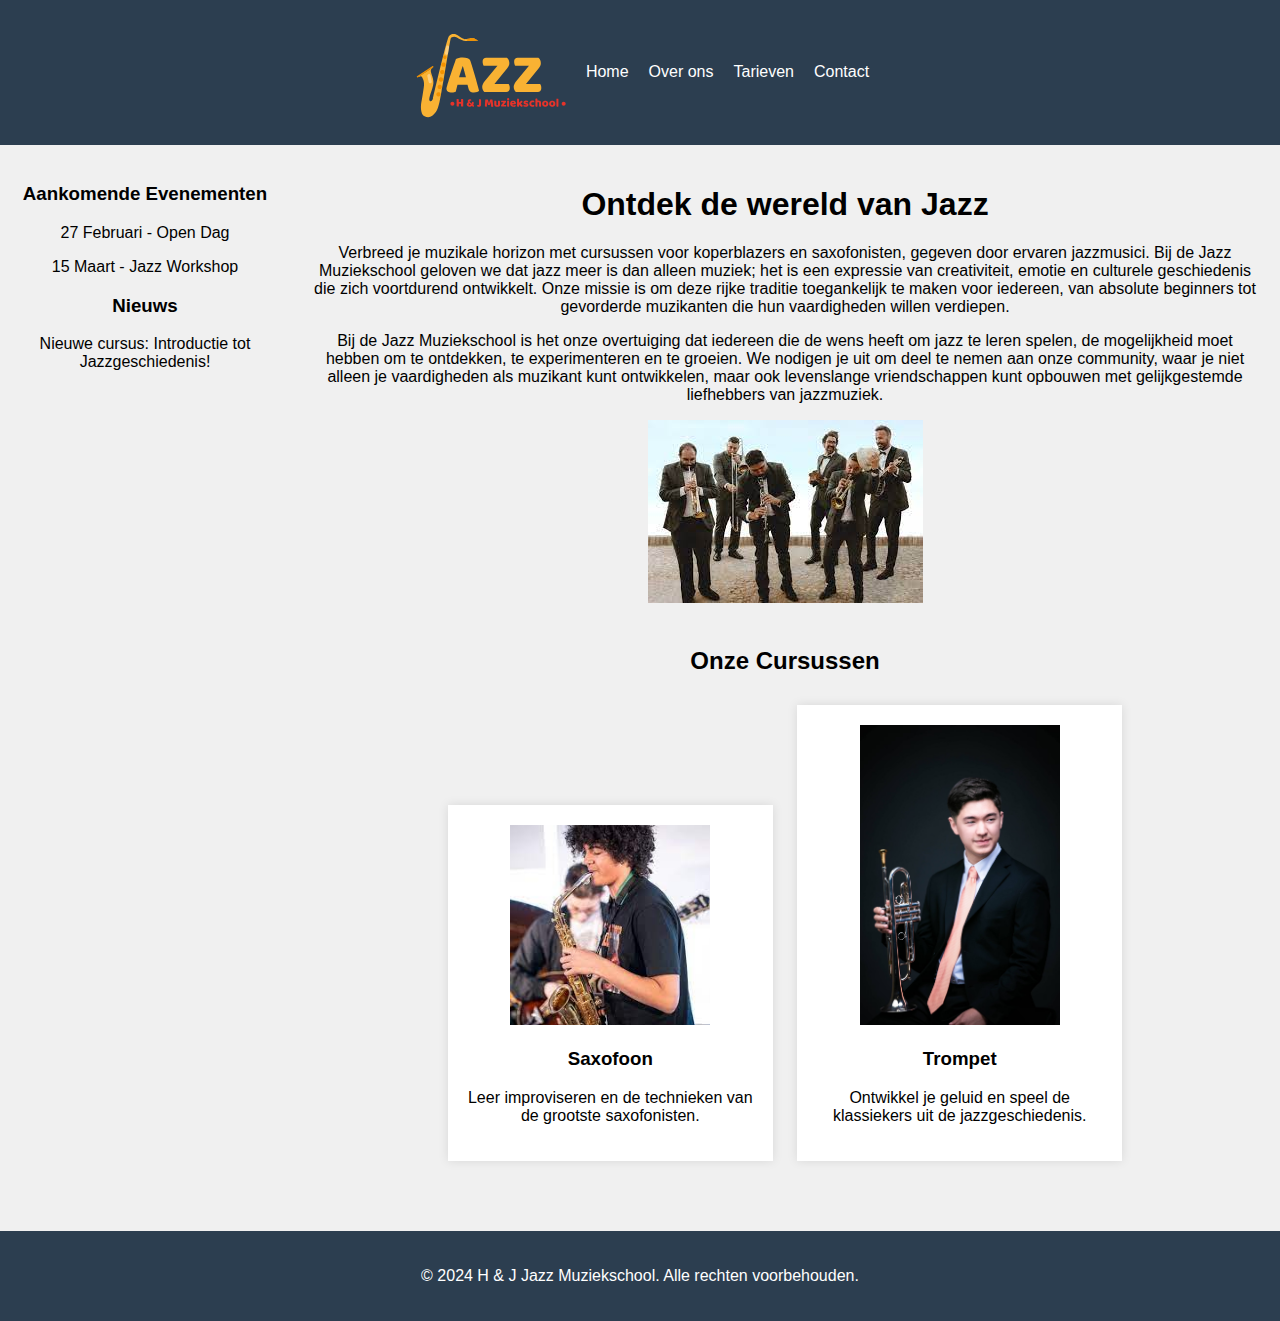
<file: index.html>
<!DOCTYPE html>
<html lang="nl">
<head>
    <meta charset="UTF-8">
    <meta name="viewport" content="width=device-width, initial-scale=1.0">
    <title>Home - Jazz Muziekschool</title>
    <link rel="stylesheet" href="css/styles.css">
</head>
<body>
    <header>
        <div class="header-content">
            <img src="media/Jazz-logo.svg" alt="Jazz Muziekschool Logo" class="logo">
            <nav>
                <ul>
                    <li><a href="index.html">Home</a></li>
                    <li><a href="over_ons.html">Over ons</a></li>
                    <li><a href="tarieven.html">Tarieven</a></li>
                    <li><a href="contact.html">Contact</a></li>
                </ul>
            </nav>
        </div>
    </header>
    
    <div class="container">
        <aside class="sidebar">
            <h3>Aankomende Evenementen</h3>
            <p>27 Februari - Open Dag</p>
            <p>15 Maart - Jazz Workshop</p>
            <h3>Nieuws</h3>
            <p>Nieuwe cursus: Introductie tot Jazzgeschiedenis!</p>
        </aside>
        <main>
            <section class="intro">
                <h1>Ontdek de wereld van Jazz</h1>
                <p>Verbreed je muzikale horizon met cursussen voor koperblazers en saxofonisten, gegeven door ervaren jazzmusici. Bij de Jazz Muziekschool geloven we dat jazz meer is dan alleen muziek; het is een expressie van creativiteit, emotie en culturele geschiedenis die zich voortdurend ontwikkelt. Onze missie is om deze rijke traditie toegankelijk te maken voor iedereen, van absolute beginners tot gevorderde muzikanten die hun vaardigheden willen verdiepen.</p>
                <p>Bij de Jazz Muziekschool is het onze overtuiging dat iedereen die de wens heeft om jazz te leren spelen, de mogelijkheid moet hebben om te ontdekken, te experimenteren en te groeien. We nodigen je uit om deel te nemen aan onze community, waar je niet alleen je vaardigheden als muzikant kunt ontwikkelen, maar ook levenslange vriendschappen kunt opbouwen met gelijkgestemde liefhebbers van jazzmuziek.</p>
                <img src="media/jazz-band.jpg" alt="Jazz band">
            </section>
            <section class="cursussen">
                <h2>Onze Cursussen</h2>
                <div class="cursus">
                    <img src="media/student-sax.jpg" alt="Saxofoon les">
                    <h3>Saxofoon</h3>
                    <p>Leer improviseren en de technieken van de grootste saxofonisten.</p>
                </div>
                <div class="cursus">
                    <img src="media/student-trump.jpg" alt="Trompet les">
                    <h3>Trompet</h3>
                    <p>Ontwikkel je geluid en speel de klassiekers uit de jazzgeschiedenis.</p>
                </div>
            </section>
        </main>
    </div>
    <footer>
        <div class="footer-section">
            <p>&copy; 2024 H & J Jazz Muziekschool. Alle rechten voorbehouden.</p>
        </div>
    </footer>
</body>
</html>
</file>
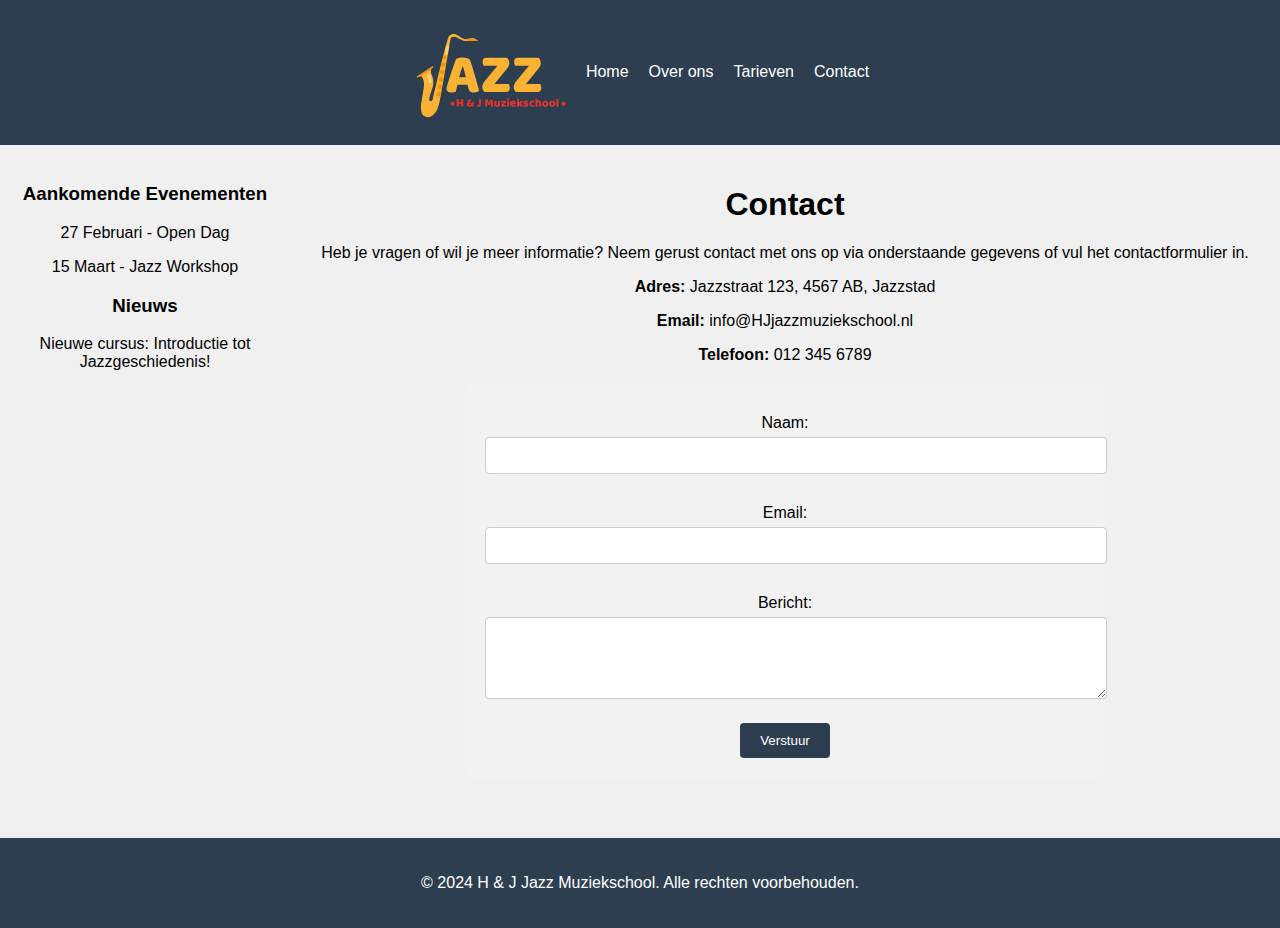
<file: contact.html>
<!DOCTYPE html>
<html lang="nl">
<head>
    <meta charset="UTF-8">
    <meta name="viewport" content="width=device-width, initial-scale=1.0">
    <title>Contact - Jazz Muziekschool</title>
    <link rel="stylesheet" href="css/styles.css">
</head>
<body>
    <header>
        <div class="header-content">
            <img src="media/Jazz-logo.svg" alt="Jazz Muziekschool Logo" class="logo">
            <nav>
                <ul>
                    <li><a href="index.html">Home</a></li>
                    <li><a href="over_ons.html">Over ons</a></li>
                    <li><a href="tarieven.html">Tarieven</a></li>
                    <li><a href="contact.html">Contact</a></li>
                </ul>
            </nav>
        </div>
    </header>
    <div class="container">
        <aside class="sidebar">
            <h3>Aankomende Evenementen</h3>
            <p>27 Februari - Open Dag</p>
            <p>15 Maart - Jazz Workshop</p>
            <h3>Nieuws</h3>
            <p>Nieuwe cursus: Introductie tot Jazzgeschiedenis!</p>
        </aside>
        <main>
            <section class="contact">
                <h1>Contact</h1>
                <p>Heb je vragen of wil je meer informatie? Neem gerust contact met ons op via onderstaande gegevens of vul het contactformulier in.</p>
                <div class="contact-info">
                    <p><strong>Adres:</strong> Jazzstraat 123, 4567 AB, Jazzstad</p>
                    <p><strong>Email:</strong> info@HJjazzmuziekschool.nl</p>
                    <p><strong>Telefoon:</strong> 012 345 6789</p>
                </div>
                <form action="#" method="post">
                    <label for="name">Naam:</label>
                    <input type="text" id="name" name="name" required>
                    <label for="email">Email:</label>
                    <input type="email" id="email" name="email" required>
                    <label for="message">Bericht:</label>
                    <textarea id="message" name="message" rows="4" required></textarea>
                    <button type="submit">Verstuur</button>
                </form>
            </section>
        </main>
    </div>
    <footer>
        <div class="footer-section">
            <p>&copy; 2024 H & J Jazz Muziekschool. Alle rechten voorbehouden.</p>
        </div>
    </footer>
</body>
</html>
</file>
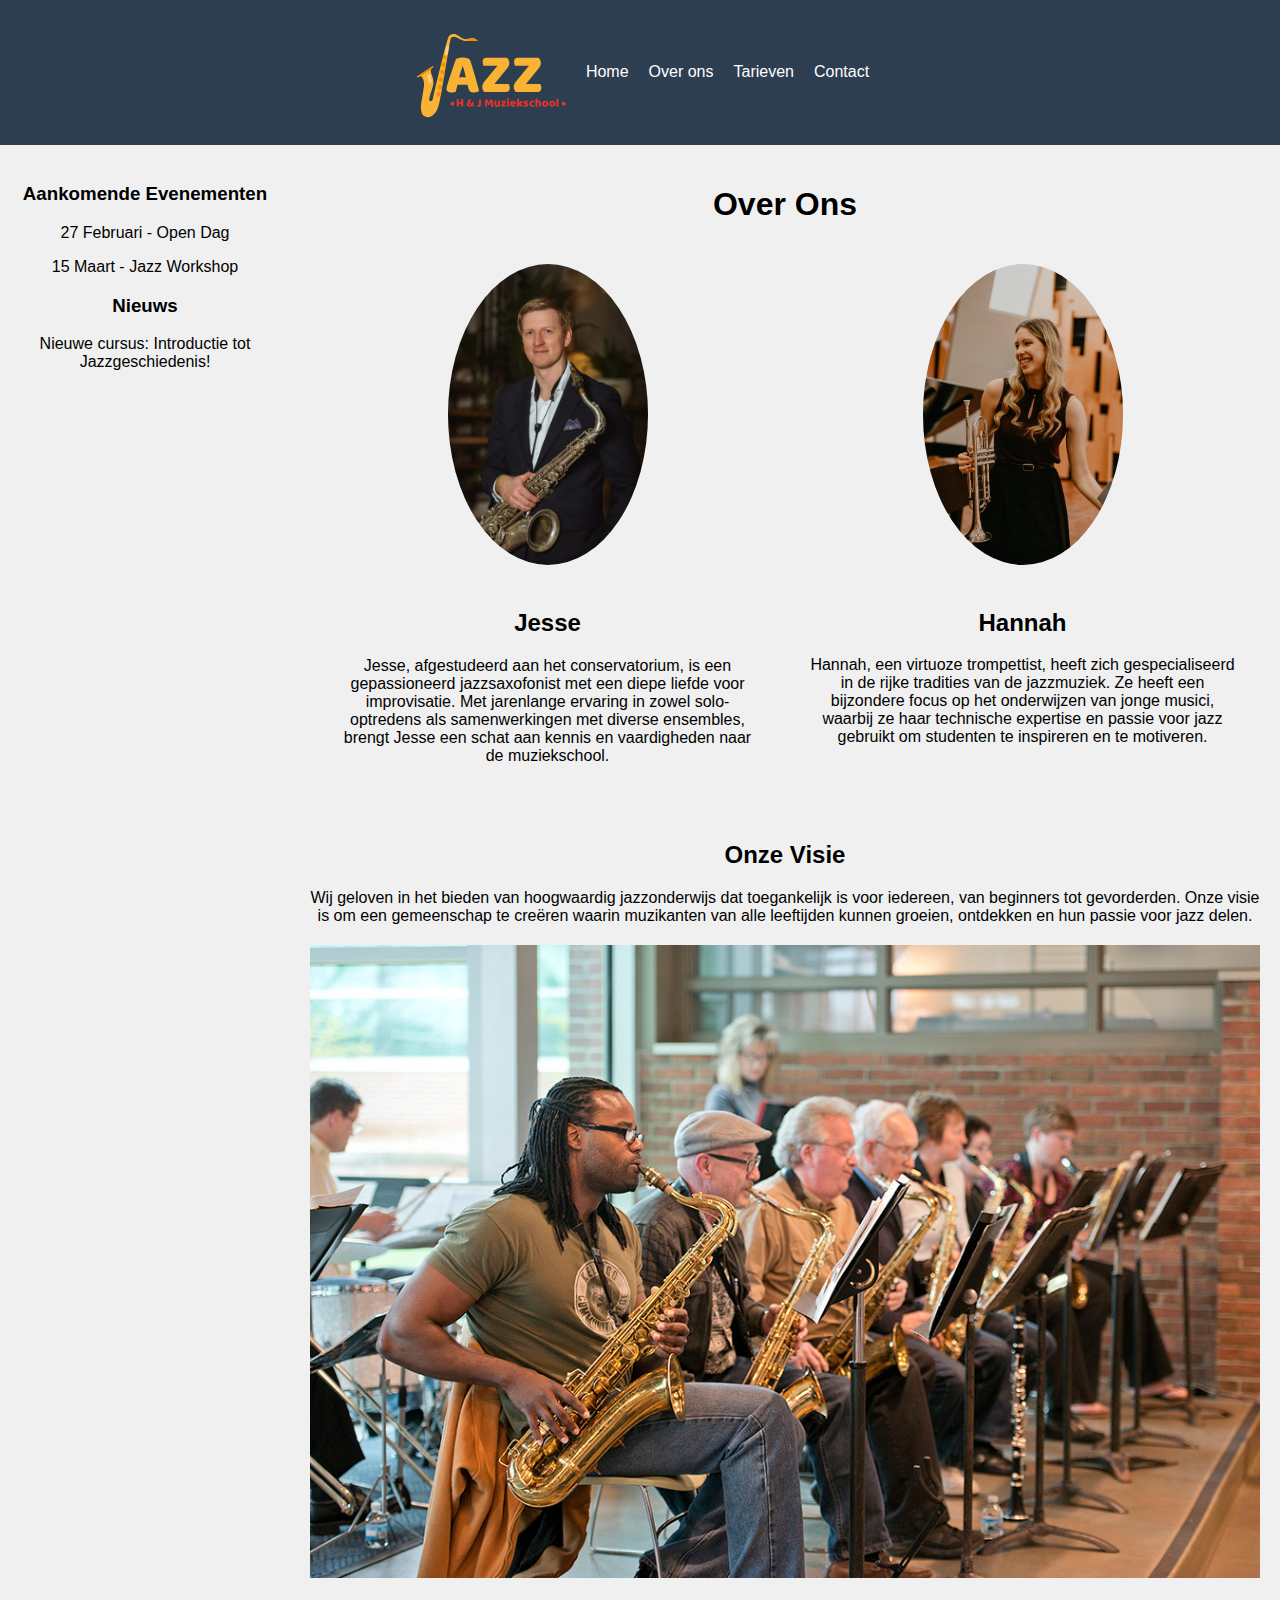
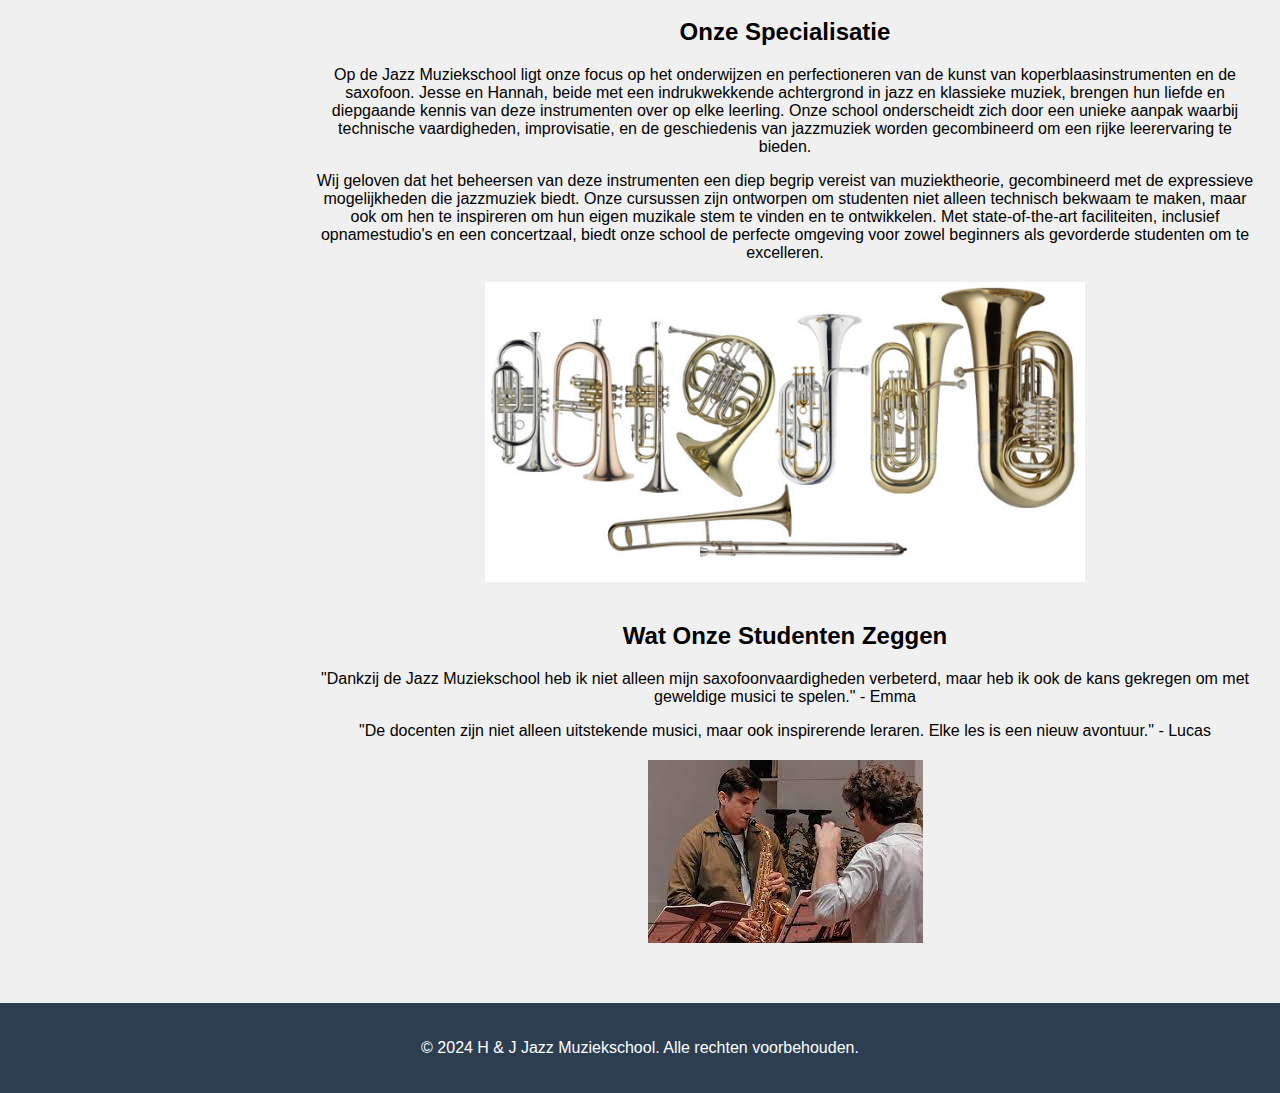
<file: over_ons.html>
<!DOCTYPE html>
<html lang="nl">
<head>
    <meta charset="UTF-8">
    <meta name="viewport" content="width=device-width, initial-scale=1.0">
    <title>Over Ons - Jazz Muziekschool</title>
    <link rel="stylesheet" href="css/styles.css">
</head>
<body>
    <header>
        <div class="header-content">
            <img src="media/Jazz-logo.svg" alt="Jazz Muziekschool Logo" class="logo">
            <nav>
                <ul>
                    <li><a href="index.html">Home</a></li>
                    <li><a href="over_ons.html">Over ons</a></li>
                    <li><a href="tarieven.html">Tarieven</a></li>
                    <li><a href="contact.html">Contact</a></li>
                </ul>
            </nav>
        </div>
    </header>
    <div class="container">
        <aside class="sidebar">
            <h3>Aankomende Evenementen</h3>
            <p>27 Februari - Open Dag</p>
            <p>15 Maart - Jazz Workshop</p>
            <h3>Nieuws</h3>
            <p>Nieuwe cursus: Introductie tot Jazzgeschiedenis!</p>
        </aside>
        <main>
            <section class="over-ons">
                <h1>Over Ons</h1>
                <div class="oprichters">
                    <div class="oprichter">
                        <img src="media/jesse-sax.webp" alt="Jesse, mede-oprichter">
                        <h2>Jesse</h2>
                        <p>Jesse, afgestudeerd aan het conservatorium, is een gepassioneerd jazzsaxofonist met een diepe liefde voor improvisatie. Met jarenlange ervaring in zowel solo-optredens als samenwerkingen met diverse ensembles, brengt Jesse een schat aan kennis en vaardigheden naar de muziekschool.</p>
                    </div>
                    <div class="oprichter">
                        <img src="media/hannah-trompet.jpg" alt="Hannah, mede-oprichter">
                        <h2>Hannah</h2>
                        <p>Hannah, een virtuoze trompettist, heeft zich gespecialiseerd in de rijke tradities van de jazzmuziek. Ze heeft een bijzondere focus op het onderwijzen van jonge musici, waarbij ze haar technische expertise en passie voor jazz gebruikt om studenten te inspireren en te motiveren.</p>
                    </div>
                </div>
            </section>
            <section class="visie">
                <h2>Onze Visie</h2>
                <p>Wij geloven in het bieden van hoogwaardig jazzonderwijs dat toegankelijk is voor iedereen, van beginners tot gevorderden. Onze visie is om een gemeenschap te creëren waarin muzikanten van alle leeftijden kunnen groeien, ontdekken en hun passie voor jazz delen.</p>
                <img src="media/jazz-klas.jpg" alt="Onze Visie" class="center-image">
            </section>
            <section class="specialisatie">
                <h2>Onze Specialisatie</h2>
                <p>Op de Jazz Muziekschool ligt onze focus op het onderwijzen en perfectioneren van de kunst van koperblaasinstrumenten en de saxofoon. Jesse en Hannah, beide met een indrukwekkende achtergrond in jazz en klassieke muziek, brengen hun liefde en diepgaande kennis van deze instrumenten over op elke leerling. Onze school onderscheidt zich door een unieke aanpak waarbij technische vaardigheden, improvisatie, en de geschiedenis van jazzmuziek worden gecombineerd om een rijke leerervaring te bieden.</p>
                <p>Wij geloven dat het beheersen van deze instrumenten een diep begrip vereist van muziektheorie, gecombineerd met de expressieve mogelijkheden die jazzmuziek biedt. Onze cursussen zijn ontworpen om studenten niet alleen technisch bekwaam te maken, maar ook om hen te inspireren om hun eigen muzikale stem te vinden en te ontwikkelen. Met state-of-the-art faciliteiten, inclusief opnamestudio's en een concertzaal, biedt onze school de perfecte omgeving voor zowel beginners als gevorderde studenten om te excelleren.</p>
                <img src="media/koper-blaasinstrumenten.jpg" alt="Specialisatie in Koperblaasinstrumenten en Saxofoon" class="center-image">
            </section>
            
            <section class="getuigenissen">
                <h2>Wat Onze Studenten Zeggen</h2>
                <div class="getuigenis">
                    <p>"Dankzij de Jazz Muziekschool heb ik niet alleen mijn saxofoonvaardigheden verbeterd, maar heb ik ook de kans gekregen om met geweldige musici te spelen." - Emma</p>
                </div>
                <div class="getuigenis">
                    <p>"De docenten zijn niet alleen uitstekende musici, maar ook inspirerende leraren. Elke les is een nieuw avontuur." - Lucas</p>
                </div>
                <img src="media/testimonial-1.jpg" alt="Studenten Getuigenissen" class="center-image">
            </section>
        </main>
    </div>
    <footer>
        <div class="footer-section">
            <p>&copy; 2024 H & J Jazz Muziekschool. Alle rechten voorbehouden.</p>
        </div>
    </footer>
</body>
</html>
</file>
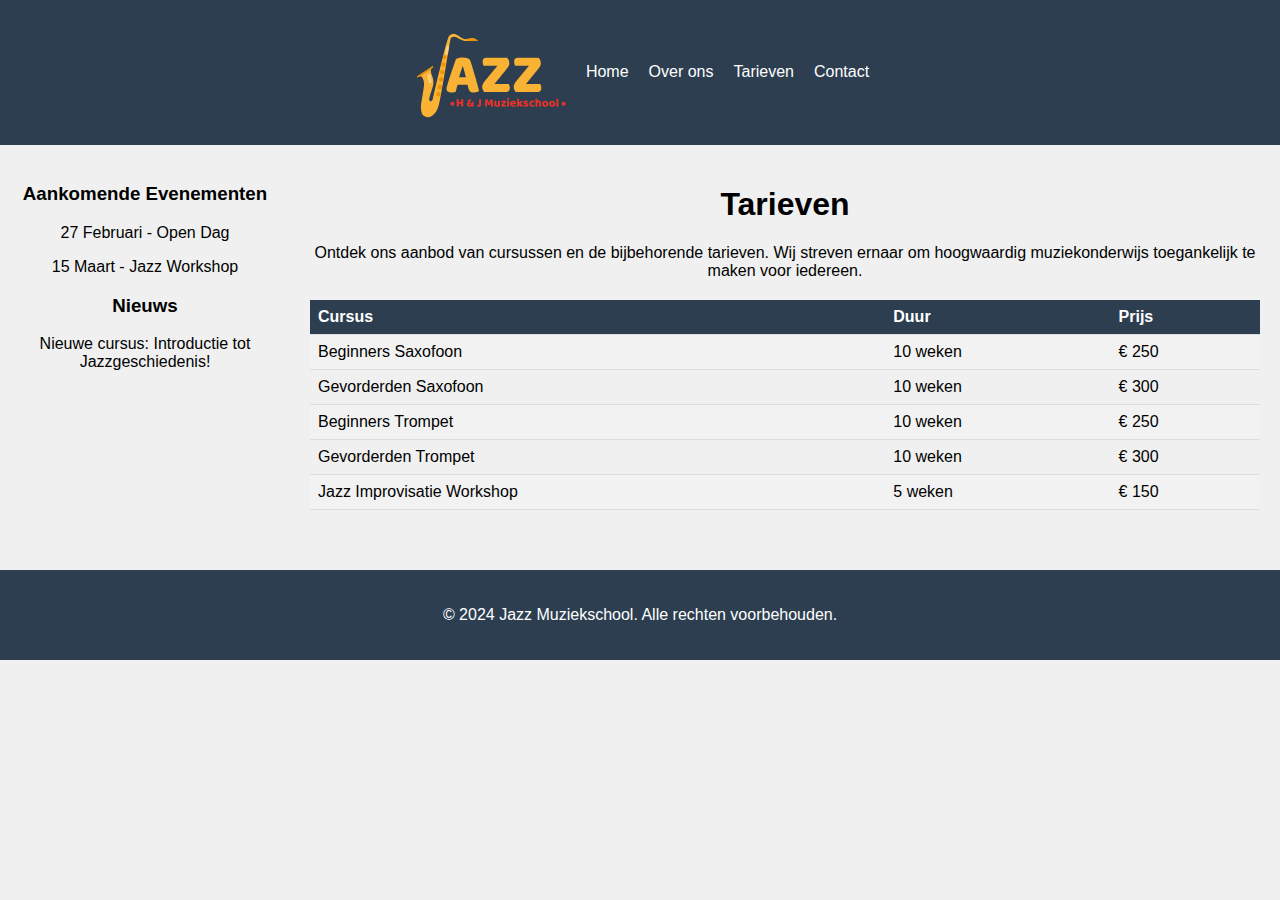
<file: tarieven.html>
<!DOCTYPE html>
<html lang="nl">
<head>
    <meta charset="UTF-8">
    <meta name="viewport" content="width=device-width, initial-scale=1.0">
    <title>Tarieven - Jazz Muziekschool</title>
    <link rel="stylesheet" href="css/styles.css">
</head>
<body>
    <header>
        <div class="header-content">
            <img src="media/Jazz-logo.svg" alt="Jazz Muziekschool Logo" class="logo">
            <nav>
                <ul>
                    <li><a href="index.html">Home</a></li>
                    <li><a href="over_ons.html">Over ons</a></li>
                    <li><a href="tarieven.html">Tarieven</a></li>
                    <li><a href="contact.html">Contact</a></li>
                </ul>
            </nav>
        </div>
    </header>
    <div class="container">
        <aside class="sidebar">
            <h3>Aankomende Evenementen</h3>
            <p>27 Februari - Open Dag</p>
            <p>15 Maart - Jazz Workshop</p>
            <h3>Nieuws</h3>
            <p>Nieuwe cursus: Introductie tot Jazzgeschiedenis!</p>
        </aside>
        <main>
            <section class="tarieven">
                <h1>Tarieven</h1>
                <p>Ontdek ons aanbod van cursussen en de bijbehorende tarieven. Wij streven ernaar om hoogwaardig muziekonderwijs toegankelijk te maken voor iedereen.</p>
                <table>
                    <thead>
                        <tr>
                            <th>Cursus</th>
                            <th>Duur</th>
                            <th>Prijs</th>
                        </tr>
                    </thead>
                    <tbody>
                        <tr>
                            <td>Beginners Saxofoon</td>
                            <td>10 weken</td>
                            <td>€ 250</td>
                        </tr>
                        <tr>
                            <td>Gevorderden Saxofoon</td>
                            <td>10 weken</td>
                            <td>€ 300</td>
                        </tr>
                        <tr>
                            <td>Beginners Trompet</td>
                            <td>10 weken</td>
                            <td>€ 250</td>
                        </tr>
                        <tr>
                            <td>Gevorderden Trompet</td>
                            <td>10 weken</td>
                            <td>€ 300</td>
                        </tr>
                        <tr>
                            <td>Jazz Improvisatie Workshop</td>
                            <td>5 weken</td>
                            <td>€ 150</td>
                        </tr>
                    </tbody>
                </table>
            </section>
        </main>
    </div>
    <footer>
        <div class="footer-section">
            <p>&copy; 2024 Jazz Muziekschool. Alle rechten voorbehouden.</p>
        </div>
    </footer>
</body>
</html>
</file>
<file: css/styles.css>
/* Basis styling */
body {
    font-family: 'Segoe UI', Tahoma, Geneva, Verdana, sans-serif;
    margin: 0;
    padding: 0;
    background-color: #f0f0f0;
}

header, footer {
    background-color: #2c3e50; /* Donkerblauwe/Grijze achtergrond */
    color: #fff;
    padding: 20px 0;
    text-align: center;
}

.logo {
    width: 175px;
    height: auto;
}

nav ul, .header-content, .footer-section {
    list-style: none;
    padding: 0;
    margin: 0;
    display: flex;
    justify-content: center;
    align-items: center;
}

nav ul li, .social-icons img {
    margin: 0 10px;
}

nav ul li a {
    color: #fff;
    text-decoration: none;
}

main, .cursus, .sidebar {
    text-align: center;
    padding: 20px;
}

.cursus {
    display: inline-block;
    margin: 10px;
    width: 30%;
    background-color: #fff;
    box-shadow: 0 0 10px rgba(0,0,0,0.1);
}

.cursus img, .social-icons img {
    width: 100%;
    max-width: 200px; /* Pas aan voor sociale iconen indien nodig */
    height: auto;
}

.footer-section, .footer-bottom {
    text-align: center;
}

.container {
    display: flex;
    flex-wrap: wrap;
}

.sidebar {
    flex: 1;
    background-color: #f0f0f0;
    max-width: 250px;
}

main {
    flex: 3;
}

/* Responsieve aanpassingen */
@media (max-width: 768px) {
    .container, .header-content, .footer-section, nav ul {
        flex-direction: column;
    }

    .sidebar, .cursus {
        max-width: 100%;
    }

    nav ul li, .social-icons img {
        margin: 5px 0;
    }
}
/* over ons styles */

.oprichters {
    display: flex;
    justify-content: space-around;
    flex-wrap: wrap;
}

.oprichter {
    max-width: 45%;
    margin: 20px;
    text-align: center;
}

.oprichter img {
    width: 100%;
    max-width: 200px; /* Zorgt ervoor dat de afbeeldingen niet te groot worden */
    height: auto;
    border-radius: 50%; 
    margin-bottom: 20px;
}

@media (max-width: 768px) {
    .oprichters {
        flex-direction: column;
        align-items: center;
    }

    .oprichter {
        max-width: 90%;
    }
}

/* Centreert afbeeldingen en voegt ruimte toe tussen secties */
.center-image {
    display: block;
    margin: 20px auto; 
    max-width: 100%; 
    height: auto;
}

section {
    margin-bottom: 40px; /* Voegt meer ruimte toe tussen de secties */
}

.specialisatie {
    text-align: center; /* Zorgt voor een gecentreerde tekstuitlijning */
    margin-bottom: 40px; 
}

.specialisatie img {
    width: 80%; 
    max-width: 600px; 
    height: auto; 
    margin: 20px auto; 
}

/* tarieven pagina styles */

table {
    width: 100%;
    border-collapse: collapse;
    margin-top: 20px;
}

th, td {
    text-align: left;
    padding: 8px;
    border-bottom: 1px solid #ddd;
}

th {
    background-color: #2c3e50;
    color: white;
}

tbody tr:nth-child(odd) {
    background-color: #f2f2f2;
}

/* contact pagina styles*/

form {
    max-width: 600px;
    margin: 20px auto;
    padding: 20px;
    background-color: #f2f2f2;
    border-radius: 8px;
}

form label {
    display: block;
    margin: 10px 0 5px;
}

form input[type="text"],
form input[type="email"],
form textarea {
    width: 100%;
    padding: 10px;
    margin-bottom: 20px;
    border: 1px solid #ccc;
    border-radius: 4px;
}

form button {
    background-color: #2c3e50;
    color: white;
    padding: 10px 20px;
    border: none;
    border-radius: 4px;
    cursor: pointer;
}

form button:hover {
    background-color: #3d556e;
}
</file>
